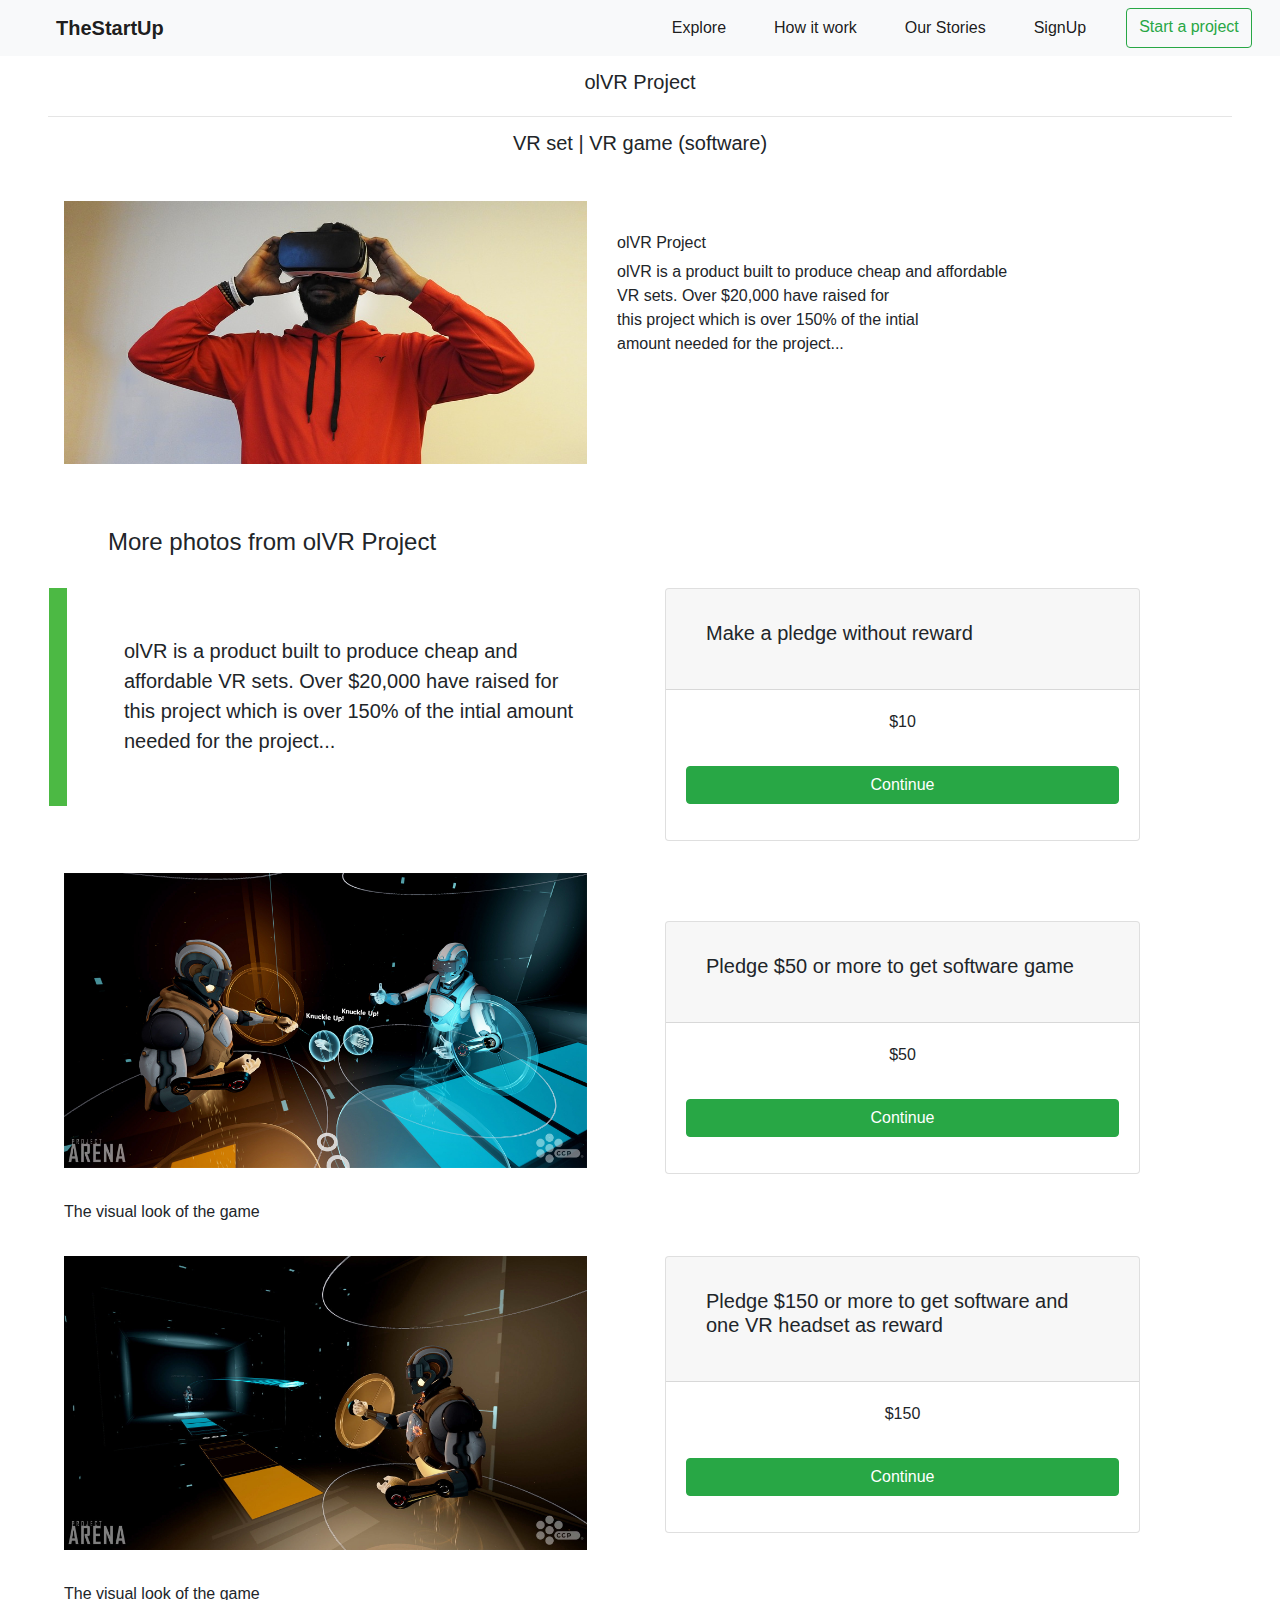
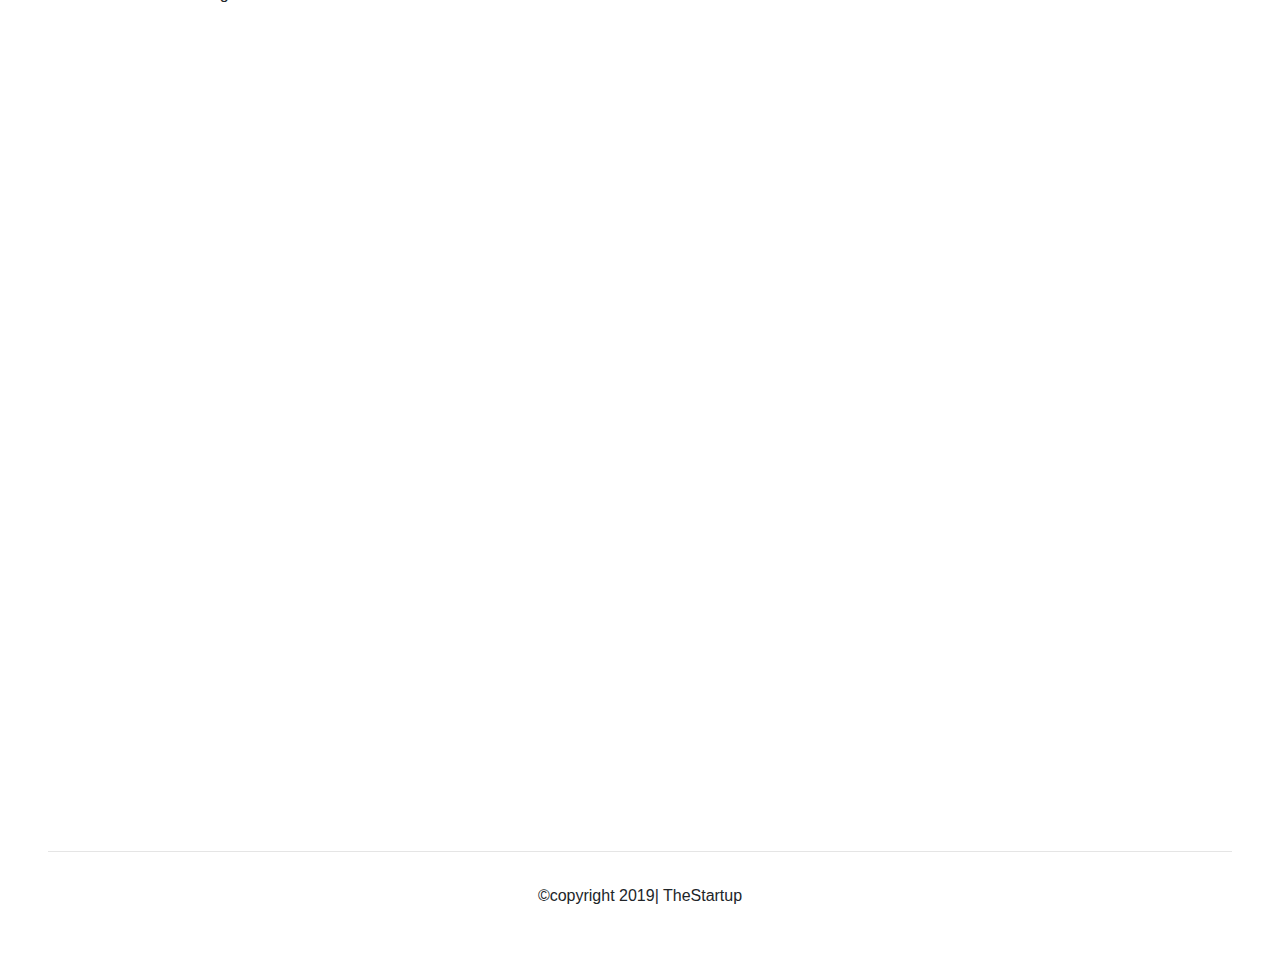
<file: projectprofile.html>
<!DOCTYPE html>
<html lang="en">

<head>
    <meta charset="UTF-8">
    <meta name="viewport" content="width=device-width, initial-scale=1.0">
    <meta http-equiv="X-UA-Compatible" content="ie=edge">
    <title>TheStartUp | Project Profile</title>
    <link rel="stylesheet" href="css/bootstrap.min.css">
    <link rel="stylesheet" href="css/style.css">
</head>

<body>
    <nav class="navbar navbar-expand-lg navbar-light bg-light">
        <a class="navbar-brand" href="index.html"> <b>TheStartUp</b> </a>
        <button class="navbar-toggler" type="button" data-toggle="collapse" data-target="#navbarNav"
            aria-controls="navbarNav" aria-expanded="false" aria-label="Toggle navigation">
            <span class="navbar-toggler-icon"></span>
        </button>
        <div class="collapse navbar-collapse" id="navbarNav">
            <ul class="navbar-nav">
                <li class="nav-item active">
                    <a class="nav-link" href="index.html#explore">Explore<span class="sr-only">(current)</span></a>
                </li>
                <li class="nav-item active">
                    <a class="nav-link" href="index.html#howItWorks">How it work</a>
                </li>
                <li class="nav-item active">
                    <a class="nav-link" href="#index.html#OurStories">Our Stories</a>
                </li>
                <li class="nav-item active">
                    <a class="nav-link" href="signup.html">SignUp</a>
                </li>
                <a href="startproject.html" class="btn btn-outline-success">Start a project</a>
            </ul>
        </div>
    </nav>


    <h5>olVR Project</h5>
    <hr>
    <h5>VR set | VR game (software)</h5>
    <div class="ppbody">
        <div class="container">
            <div class="row">
                <div class="col-lg-6 col-sm-12">
                    <img src="images/vr.jpg" alt="vr-story">
                </div>

                <div class="col-lg-6 col-sm-12">
                    <div class="feature-top">
                        <h6>olVR Project</h6>
                        <p>
                            olVR is a product built to produce cheap and affordable <br> VR sets. Over $20,000 have
                            raised for<br>
                            this
                            project which is over 150% of the intial<br> amount needed for the project...
                        </p>


                    </div>
                </div>
            </div>
        </div>

        <h4 class="more">More photos from olVR Project</h4>
        <div class="container">
            <div class="row">
                <div class="col-lg-6 col-sm-12">
                    <hr class="line">
                    <blockquote class="blockquote quote">
                        <p class="lead mt-5"> olVR is a product built to produce cheap and affordable VR sets. Over
                            $20,000 have
                            raised for this
                            project which is over 150% of the intial amount needed for the project...</p>
                    </blockquote>
                </div>

                <div class="col-lg-6 col-sm-12">
                    <div class="card ml-5">
                        <div class="card-header">
                            <h5 class="card-title">Make a pledge without reward</h5>

                        </div>
                        <div class="card-body">
                            <P class="donate">$10</P>
                            <a href="" class="btn  continue btn-success">Continue </a>
                        </div>
                    </div>

                </div>
            </div>
        </div>

        <div class="container">
            <div class="row">
                <div class="col-lg-6 col-12">
                    <img src="images/project-arena-oculus-touch-ccp-games-2.jpg" alt="">
                    <caption>The visual look of the game</caption>
                </div>

                <div class="col-lg-6 col-12">
                    <div class="card ml-5 mt-5">
                        <div class="card-header">
                            <h5 class="card-title">Pledge $50 or more to get software game</h5>
                        </div>
                        <div class="card-body">
                            <P class="donate">$50</P>
                            <a href="" class="btn  continue btn-success">Continue </a>
                        </div>
                    </div>


                </div>
            </div>
        </div>

        <div class="container">
            <div class="row">
                <div class="col-lg-6 col-sm-12">
                    <img src="images/project-arena-oculus-touch-ccp-games.jpg" alt="">
                    <caption>The visual look of the game</caption>
                </div>

                <div class="col-lg-6 col-sm-12">
                    <div class="card ml-5">
                        <div class="card-header">
                            <h5 class="card-title">Pledge $150 or more to get software and one VR headset as reward</h5>

                        </div>
                        <div class="card-body">
                            <P class="donate">$150</P>
                            <a href="" class="btn  continue btn-success">Continue </a>
                        </div>

                    </div>
                </div>

            </div>
        </div>

    </div>

    <hr>
    <div class="copyright">
        <p>&copy;copyright 2019| TheStartup </p>
    </div>
    <script src="js/jquery-3.3.1.slim.min.js"></script>
    <script src="js/popper.min.js"></script>
    <script src="js/bootstrap.min.js"></script>

</body>

</html>
</file>
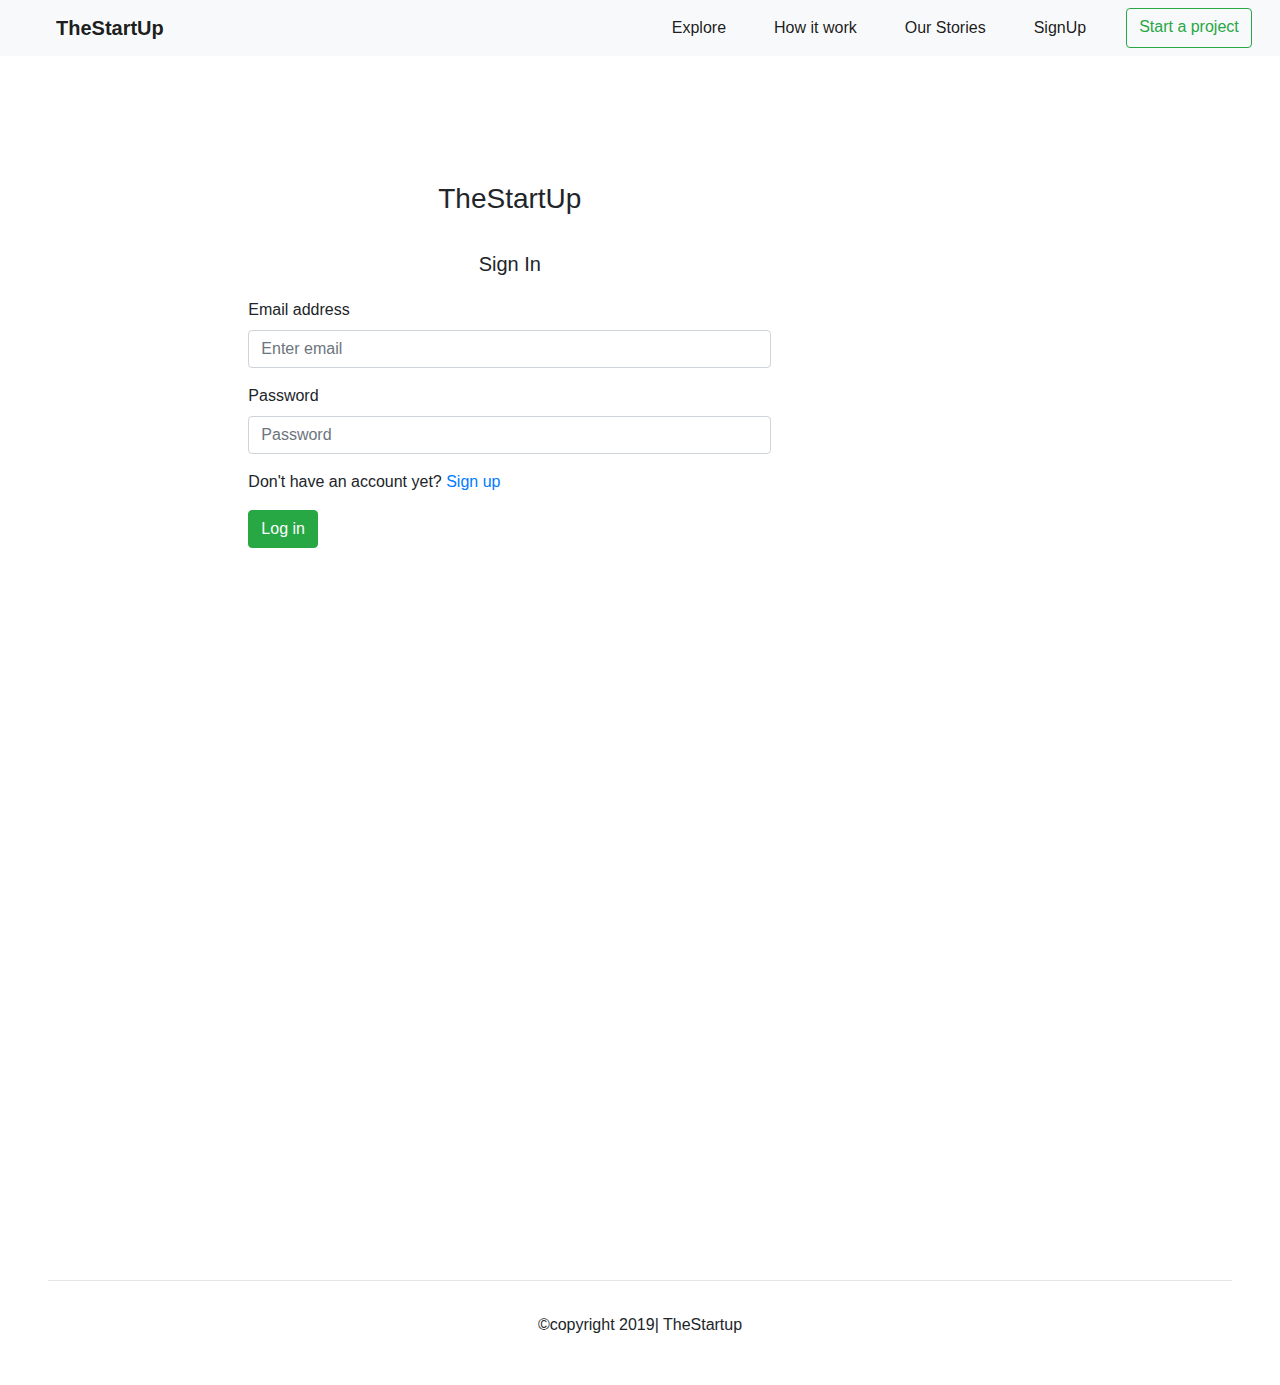
<file: signin.html>
<!DOCTYPE html>
<html lang="en">

<head>
    <meta charset="UTF-8">
    <meta name="viewport" content="width=device-width, initial-scale=1.0">
    <meta http-equiv="X-UA-Compatible" content="ie=edge">
    <title>The Startup | Sign in</title>
    <link rel="stylesheet" href="css/bootstrap.min.css">
    <link rel="stylesheet" href="css/style.css">

</head>
<nav class="navbar navbar-expand-lg navbar-light bg-light">
        <a class="navbar-brand" href="index.html"> <b>TheStartUp</b> </a>
        <button class="navbar-toggler" type="button" data-toggle="collapse" data-target="#navbarNav"
            aria-controls="navbarNav" aria-expanded="false" aria-label="Toggle navigation">
            <span class="navbar-toggler-icon"></span>
        </button>
        <div class="collapse navbar-collapse" id="navbarNav">
            <ul class="navbar-nav">
                <li class="nav-item active">
                    <a class="nav-link" href="index.html#explore">Explore<span class="sr-only">(current)</span></a>
                </li>
                <li class="nav-item active">
                    <a class="nav-link" href="index.html#howItWorks">How it work</a>
                </li>
                <li class="nav-item active">
                    <a class="nav-link" href="index.html#OurStories">Our Stories</a>
                </li>
                <li class="nav-item active">
                    <a class="nav-link" href="signup.html">SignUp</a>
                </li>
                <a href="startproject.html" class="btn btn-outline-success">Start a project</a>
            </ul>
        </div>
    </nav>

<body>
    <div class="container">
        <div class="row">
            <div class="col-6 offset-2">
                <div class="signin-box">
                        <h3>TheStartUp</h3>
                        <h5>Sign In</h5>
                    <form>
                        <div class="form-group">
                            <label for="Email">Email address</label>
                            <input type="email" class="form-control" id="Email" aria-describedby="emailHelp"
                                placeholder="Enter email">

                        </div>
                        <div class="form-group">
                            <label for="Password">Password</label>
                            <input type="password" class="form-control" id="Password" placeholder="Password">
                        </div>
                        <p>Don't have an account yet? <a href="signup.html">Sign up</a></p>
                        <button type="submit" class="btn btn-success">Log in</button>

                    </form>

                </div>
            </div>
        </div>
    </div>
    <hr>
    <div class="copyright">
            <p>&copy;copyright 2019| TheStartup </p>
        </div>
    <script src="js/jquery-3.3.1.slim.min.js"></script>
    <script src="js/popper.min.js"></script>
    <script src="js/bootstrap.min.js"></script>

</body>

</html>
</file>
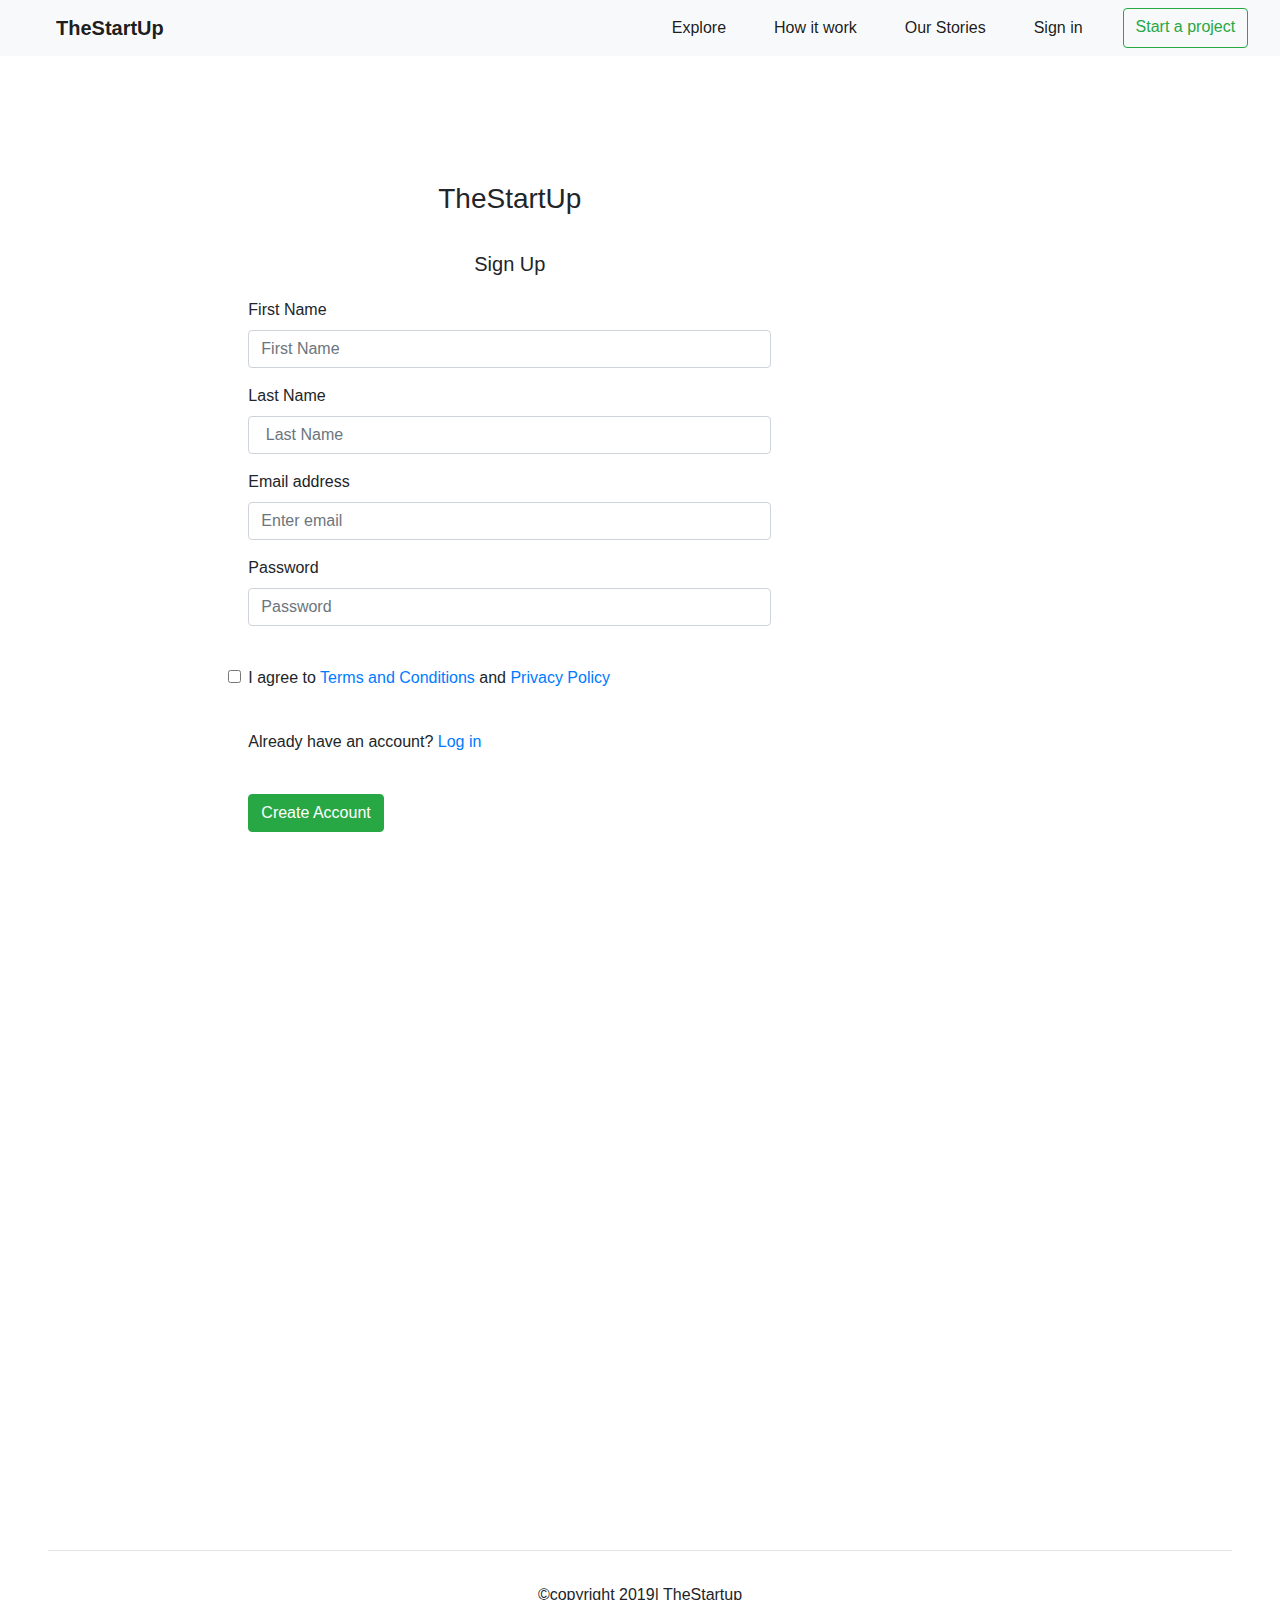
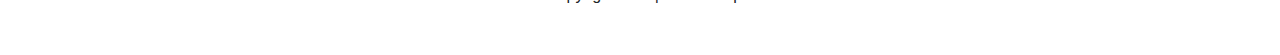
<file: signup.html>
<!DOCTYPE html>
<html lang="en">

<head>
    <meta charset="UTF-8">
    <meta name="viewport" content="width=device-width, initial-scale=1.0">
    <meta http-equiv="X-UA-Compatible" content="ie=edge">
    <title>The Startup | Sign up</title>
    <link rel="stylesheet" href="css/bootstrap.min.css">
    <link rel="stylesheet" href="css/style.css">

</head>

<body>
        <nav class="navbar navbar-expand-lg navbar-light bg-light">
                <a class="navbar-brand" href="index.html"> <b>TheStartUp</b> </a>
                <button class="navbar-toggler" type="button" data-toggle="collapse" data-target="#navbarNav"
                    aria-controls="navbarNav" aria-expanded="false" aria-label="Toggle navigation">
                    <span class="navbar-toggler-icon"></span>
                </button>
                <div class="collapse navbar-collapse" id="navbarNav">
                    <ul class="navbar-nav">
                        <li class="nav-item active">
                            <a class="nav-link" href="index.html#explore">Explore<span class="sr-only">(current)</span></a>
                        </li>
                        <li class="nav-item active">
                            <a class="nav-link" href="index.html#howItWorks">How it work</a>
                        </li>
                        <li class="nav-item active">
                            <a class="nav-link" href="index.html#OurStories">Our Stories</a>
                        </li>
                        <li class="nav-item active">
                            <a class="nav-link" href="signin.html">Sign in</a>
                        </li>
                        <a href="startproject.html" class="btn btn-outline-success">Start a project</a>
                    </ul>
                </div>
            </nav>
    <div class="container">
        <div class="row">
            <div class="col-6 offset-2">
                
                <div class="signup-box">
                        <h3>TheStartUp</h3>
                        <h5>Sign Up</h5>
                    <form>
                        <div class="form-group">
                            <label for="FirstName">First Name</label>
                            <input type="text" class="form-control" id="FirstName" placeholder="First Name">

                        </div>
                        <div class="form-group">
                            <label for="LastName">Last Name</label>
                            <input type="text" class="form-control" id="LastName" placeholder=" Last Name">

                        </div>
                        <div class="form-group">
                            <label for="Email">Email address</label>
                            <input type="email" class="form-control" id="Email" aria-describedby="emailHelp"
                                placeholder="Enter email">

                        </div>
                        <div class="form-group">
                            <label for="Password">Password</label>
                            <input type="password" class="form-control" id="Password" placeholder="Password">
                        </div>
                        <br>
                        <div class="form-group">
                            <input class="form-check-input" type="checkbox" id="autoSizingCheck">
                            <label class="form-check-label" for="autoSizingCheck">
                                I agree to <a href="">Terms and Conditions</a> and <a href="">Privacy Policy</a>
                            </label>
                        </div>
                        <br>
                        <p>Already have an account? <a href="signin.html">Log in</a></p>
                        <br>


                        <a href="signupsuccess.html" class="btn btn-success">Create Account</a>
                    </form>
                </div>
            </div>
        </div>
        
    </div>
    
    <hr>
    <div class="copyright">
            <p>&copy;copyright 2019| TheStartup </p>
        </div>
    <script src="js/jquery-3.3.1.slim.min.js"></script>
    <script src="js/popper.min.js"></script>
    <script src="js/bootstrap.min.js"></script>

</body>

</html>
</file>
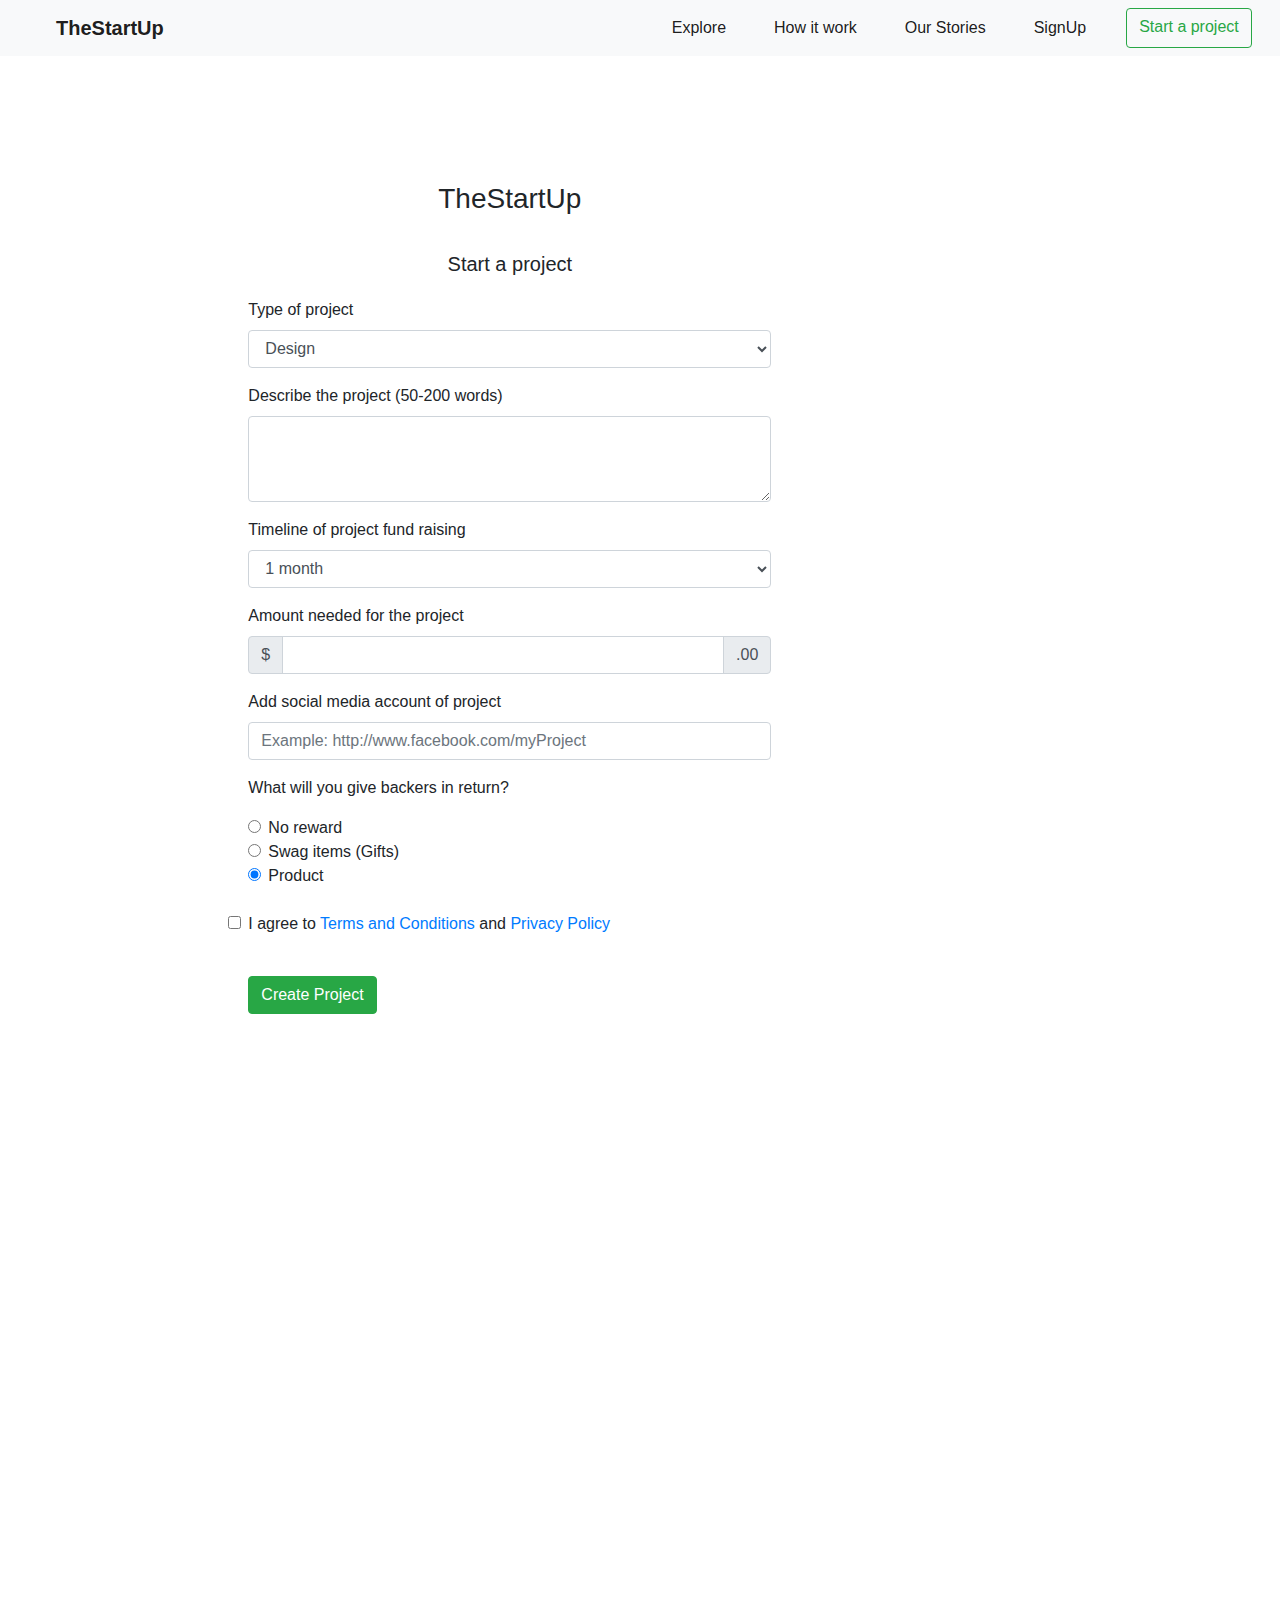
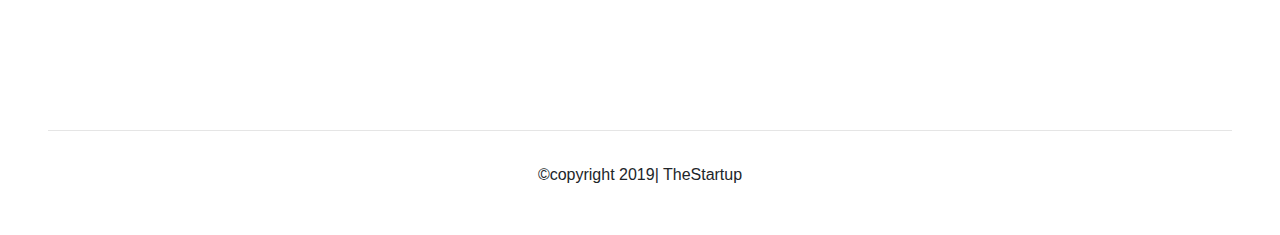
<file: startproject.html>
<!DOCTYPE html>
<html lang="en">

<head>
    <meta charset="UTF-8">
    <meta name="viewport" content="width=device-width, initial-scale=1.0">
    <meta http-equiv="X-UA-Compatible" content="ie=edge">
    <title>The Startup | Start a project</title>
    <link rel="stylesheet" href="css/bootstrap.min.css">
    <link rel="stylesheet" href="css/style.css">

</head>

<body>
    <nav class="navbar navbar-expand-lg navbar-light bg-light">
        <a class="navbar-brand" href="index.html"> <b>TheStartUp</b> </a>
        <button class="navbar-toggler" type="button" data-toggle="collapse" data-target="#navbarNav"
            aria-controls="navbarNav" aria-expanded="false" aria-label="Toggle navigation">
            <span class="navbar-toggler-icon"></span>
        </button>
        <div class="collapse navbar-collapse" id="navbarNav">
            <ul class="navbar-nav">
                <li class="nav-item active">
                    <a class="nav-link" href="index.html#explore">Explore<span class="sr-only">(current)</span></a>
                </li>
                <li class="nav-item active">
                    <a class="nav-link" href="index.html#howItWorks">How it work</a>
                </li>
                <li class="nav-item active">
                    <a class="nav-link" href="index.html#OurStories">Our Stories</a>
                </li>
                <li class="nav-item active">
                    <a class="nav-link" href="signup.html">SignUp</a>
                </li>
                <a href="startproject.html" class="btn btn-outline-success">Start a project</a>
            </ul>
        </div>
    </nav>
    <div class="container">
        <div class="row">
            <div class="col-6 offset-2">


                <div class="startproject">
                    <h3>TheStartUp</h3>
                    <h5>Start a project</h5>
                    <form>
                        <div class="form-group">
                            <label for="Select">Type of project</label>
                            <select class="form-control" id="Select">
                                <option>Design</option>
                                <option>Fashion</option>
                                <option>AI &amp; Robotics</option>
                                <option>Games</option>
                                <option>Craft</option>
                                <option>Music</option>
                                <option>Publishing &amp; Comic</option>
                                <option>Education</option>
                                <option>FinTech</option>
                                <option>Charities</option>
                            </select>
                        </div>

                        <div class="form-group">
                            <label for="Textarea">Describe the project (50-200 words)</label>
                            <textarea class="form-control" id="Textarea" rows="3"></textarea>
                        </div>

                        <div class="form-group">
                            <label for="Select">Timeline of project fund raising</label>
                            <select class="form-control" id="Select">
                                <option>1 month</option>
                                <option>3 months</option>
                                <option>6 months</option>

                            </select>
                        </div>
                        <label for="Select">Amount needed for the project</label>

                        <div class="input-group mb-3">

                            <div class="input-group-prepend">

                                <span class="input-group-text">$</span>
                            </div>
                            <input type="text" class="form-control" aria-label="Amount (to the nearest dollar)">
                            <div class="input-group-append">
                                <span class="input-group-text">.00</span>
                            </div>
                        </div>
                        <div class="form-group">
                            <label for="social"> Add social media account of project</label>
                            <input type="url" class="form-control" id="social"
                                placeholder="Example: http://www.facebook.com/myProject">

                        </div>

                        <p>What will you give backers in return?</p>
                        <div class="form-check">
                            <input class="form-check-input" type="radio" name="Radios" id="Radios" value="option1"
                                checked>
                            <label class="form-check-label" for="Radios">
                                No reward </label>
                        </div>
                        <div class="form-check">
                            <input class="form-check-input" type="radio" name="Radios" id="Radios" value="option2"
                                checked>
                            <label class="form-check-label" for="Radios">
                                Swag items (Gifts) </label>
                        </div>
                        <div class="form-check">
                            <input class="form-check-input" type="radio" name="Radios" id="Radios" value="option3"
                                checked>
                            <label class="form-check-label" for="Radios">
                                Product </label>
                        </div>

                        <br>
                        <div class="form-group">
                            <input class="form-check-input" type="checkbox" id="autoSizingCheck">
                            <label class="form-check-label" for="autoSizingCheck">
                                I agree to <a href="">Terms and Conditions</a> and <a href="">Privacy Policy</a>
                            </label>
                        </div>
                        <br>

                        <a href="projectsuccess.html" class="btn btn-success">Create Project</a>

                    </form>

                </div>
            </div>

        </div>
    </div>
    <hr>
    <div class="copyright">
        <p>&copy;copyright 2019| TheStartup </p>
    </div>
    <script src="js/jquery-3.3.1.slim.min.js"></script>
    <script src="js/popper.min.js"></script>
    <script src="js/bootstrap.min.js"></script>

</body>


</html>
</file>
<file: css/style.css>
html, body{
    overflow-x: hidden;
    
}
/* index style */
.navbar-brand{
    margin:0 25em 0 2em;
}
.nav-item a:hover{
    background-color: bisque;
  
}
.nav-item{
    justify-content: space-between;
    margin-right: 2em;
}
.jumbotron{
    background-position: center;
    background-repeat: no-repeat;
    background-size: cover; 
    width: 100vw;
    height: 75vh;
    background-image: url(../images/bgpic.jpg);

}
/* .read:hover{
    background-color: white;
   background-blend-mode: lighten;
    padding: 2em 0em 2em 2em;
    
} */

.top{
    padding: 7em 0 5em 12em;   
}
.top p{
    font-size:20px;
}
.top h1{
    font: size 36px;
}
hr{
    margin:0 3em 0 3em;
    color: grey;

}
.card{
    justify-content: space-around;

}
.feature img{
    text-align: left;
}
.feature .btn-2{
    margin-left: 15em;
}

#explore{
    margin: 3em 0 3em 0;

}

.card-title{
    text-align: left;
}
#explore h4{
    margin: 0 0 1em 0;
}

#howItWorks{
    margin: 3em 0 3em 0;
}
#howItWorks h4{
margin: 0 0 1em 0;
}
#howItWorks img{
    width: 80px;

}

.download img {
width:100px;
height: 120px;
   background-position:center;

}
#cta{
    
    text-align: center;
    background-position: center;
    background-repeat: no-repeat;
    background-size: cover;
    background-color:rgb(172, 169, 169);
    background-image: url(../images/bgimg.jpg);
    background-blend-mode: darken;
    color: white;
    height: 75vh;
}
#cta  h2{
    margin-top: 3em;
}
.cta-btn{
    color: black;
    background-color: white;
    padding-left:2em;
    padding-right:2em;
    box-shadow: 5px 5px  rgb(126, 214, 120);
    
}
#OurStories{
    margin: 3em 0 3em 0;
}
#OurStories h4{
    margin: 1em 0 1em 0;
}
/* footer */
footer{
    padding: 3em 0 3em 0; 
    background-color: #4CB944; 
}

footer a {
    color: black;
    padding-top: 2em;
}
.logo-footer{
    color: black;
    padding: 0 2em 0 2em;
}
.copyright{
    text-align: center;
    padding: 2em;

}
/* signup,signin,startproject-box forms */
.signin-box {
    height: 120vh;
    margin-top: 5em;
    
}
.signin-box  h3,h5{
 padding: 14px;
    text-align: center;
}
.signup-box h3,h5{
    padding: 14px;
    text-align: center;
}
.signup-box{
    height: 150vh;
    margin-top: 5em;    
}
.startproject {
    height: 170vh;
    margin-top: 5em;
    
}
.startproject h3,h5{
padding: 14px;
    text-align: center;
}


/* popup projectsuceess and sigupsuccess */
.pbox{
    height: 100vh;
}

.pop{
    margin-top: 5em;
    background-color: white;
    color:black;
    text-align: center;
    width: 70%;
    height: 100%;
}
.pop h3,h6{
margin-top: 2em;

}
.abox{
    height: 100vh;
}
.box{
    margin-top: 5em;
    background-color: white;
    color:black;
    text-align: center;
    width: 70%;
    height: 100%;
}
.box h3,h6{
margin-top: 2em;

}
/* projectprofile.html */

.card-title{
    padding: 1em;
}
.donate{
    text-align: center;
}

.ppbody{
    height: 250vh;

}
caption{
    padding-top: 3em;
}
.continue{
    margin: 1em 0 1em 0;
width:100%;
    text-align: center;
}
.feature-top{
    margin-top: 0;
}
.feature-top h5{
    text-align:left;
    padding: 2em 0 2em 0;
}
.line{
    position: absolute;

    width: 0px;
    height: 200px;
    left: 0;
    top: 0px;
    border: 9px solid #4CB944;
    transform: rotate(0 deg);
    margin: 0;
    padding: 0;
}
.more{
    padding-left: 4.5em;
}
.quote{
    margin-left: 3em;
}

img{
    width: 100%;
    padding-bottom: 2em;
}
span{
    display: flex;
 
}
span img{
    width:100px;
    border-radius: 50%;

} 
span p a{
    color: black;
    margin: 10em 0 0 3em; 
    padding: 0;
 }
.container{
    margin: 2em;
    padding: 0 2em;
}
</file>
